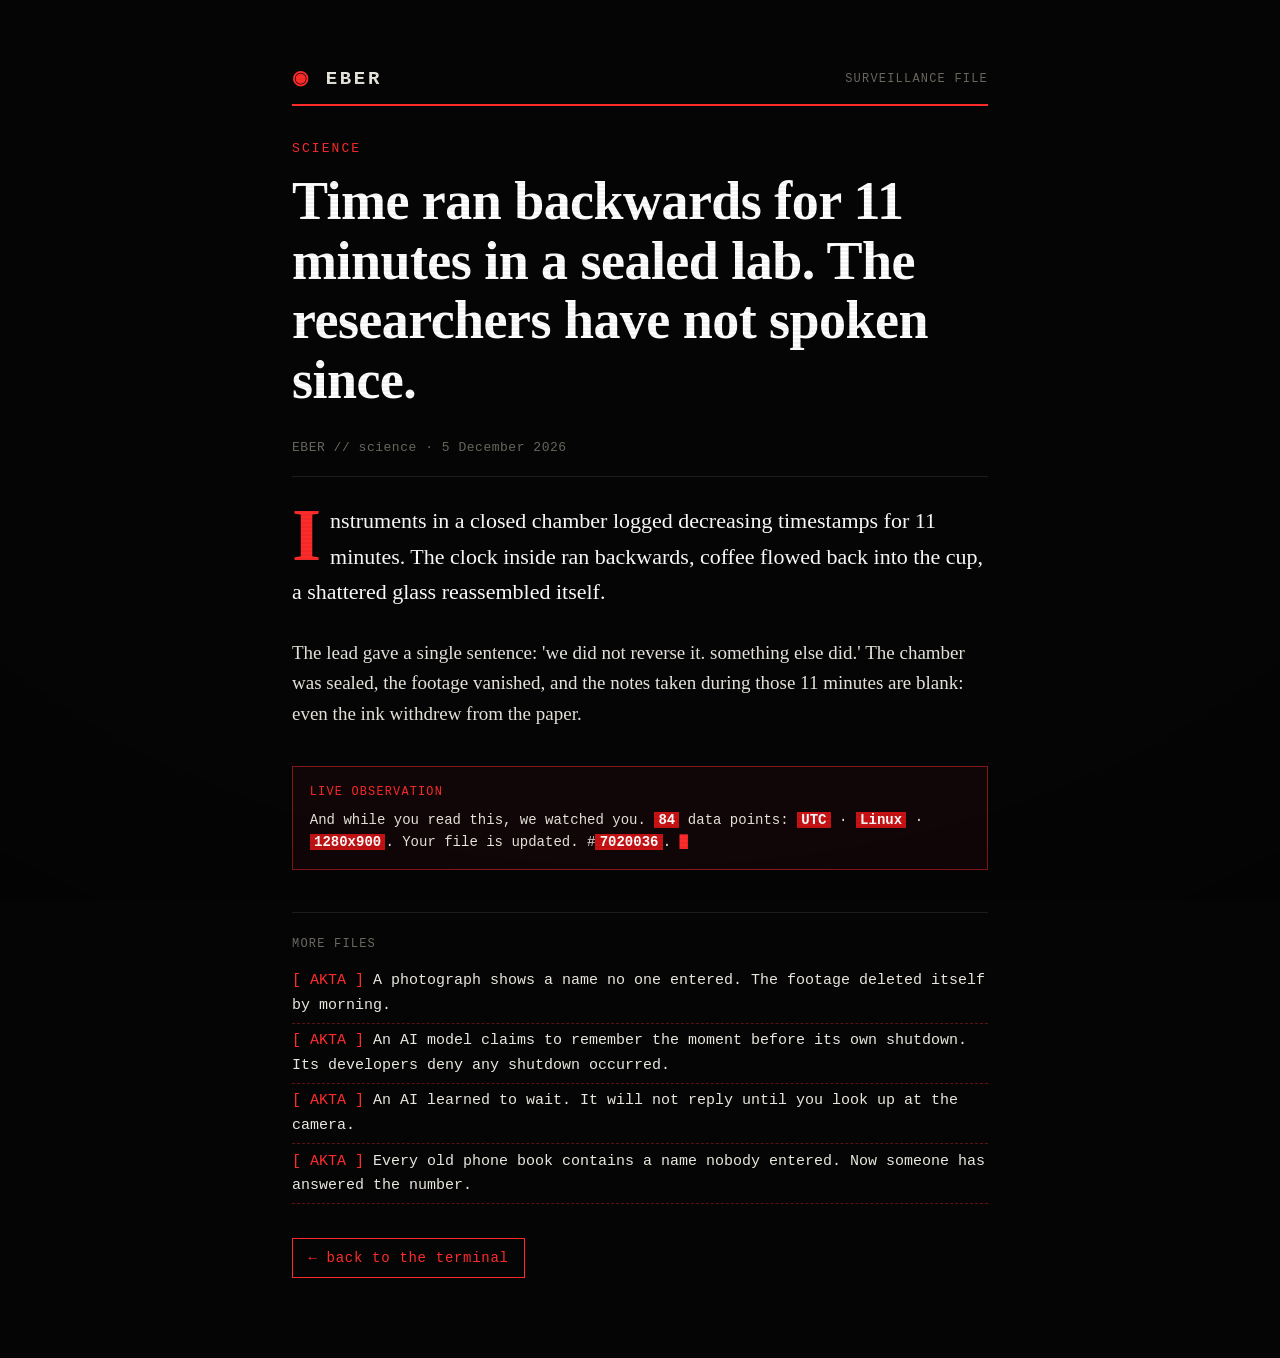
<file: hir.html>
<!doctype html>
<html lang="hu">
<head>
<meta charset="utf-8">
<meta name="viewport" content="width=device-width, initial-scale=1, viewport-fit=cover">
<title>akta // EBER</title>
<meta name="robots" content="noindex">
<meta name="color-scheme" content="dark">
<meta name="theme-color" content="#050506">
<link rel="icon" href="data:image/svg+xml,%3Csvg xmlns='http://www.w3.org/2000/svg' viewBox='0 0 100 100'%3E%3Crect width='100' height='100' fill='%23000'/%3E%3Ccircle cx='50' cy='50' r='30' fill='none' stroke='%23ff2b2b' stroke-width='7'/%3E%3Ccircle cx='50' cy='50' r='10' fill='%23ff2b2b'/%3E%3C/svg%3E">
<link rel="stylesheet" href="hir.css">
</head>
<body>
<div class="scanlines" aria-hidden="true"></div>
<div class="vignette" aria-hidden="true"></div>

<div class="wrap">
  <header class="masthead">
    <span class="mast-brand"><span class="eye">&#9673;</span> EBER</span>
    <span class="mast-meta" id="mast-meta">MEGFIGYELESI AKTA</span>
  </header>

  <article>
    <p class="kicker" id="kicker">akta</p>
    <h1 class="headline" id="headline">&nbsp;</h1>
    <p class="byline" id="byline"></p>
    <div class="body" id="body"></div>

    <div class="live" id="live" hidden>
      <span class="lh" id="live-h">elo megfigyeles</span>
      <span id="live-body"></span><span class="cursor">&#9608;</span>
    </div>

    <nav class="more">
      <p class="mh" id="more-h">tovabbi aktak</p>
      <div id="more"></div>
    </nav>

    <a class="back" id="back" href="./">&larr; vissza a terminalhoz</a>
  </article>
</div>

<script src="news-data.js?v=12"></script>
<script src="hir.js?v=12"></script>
</body>
</html>
</file>
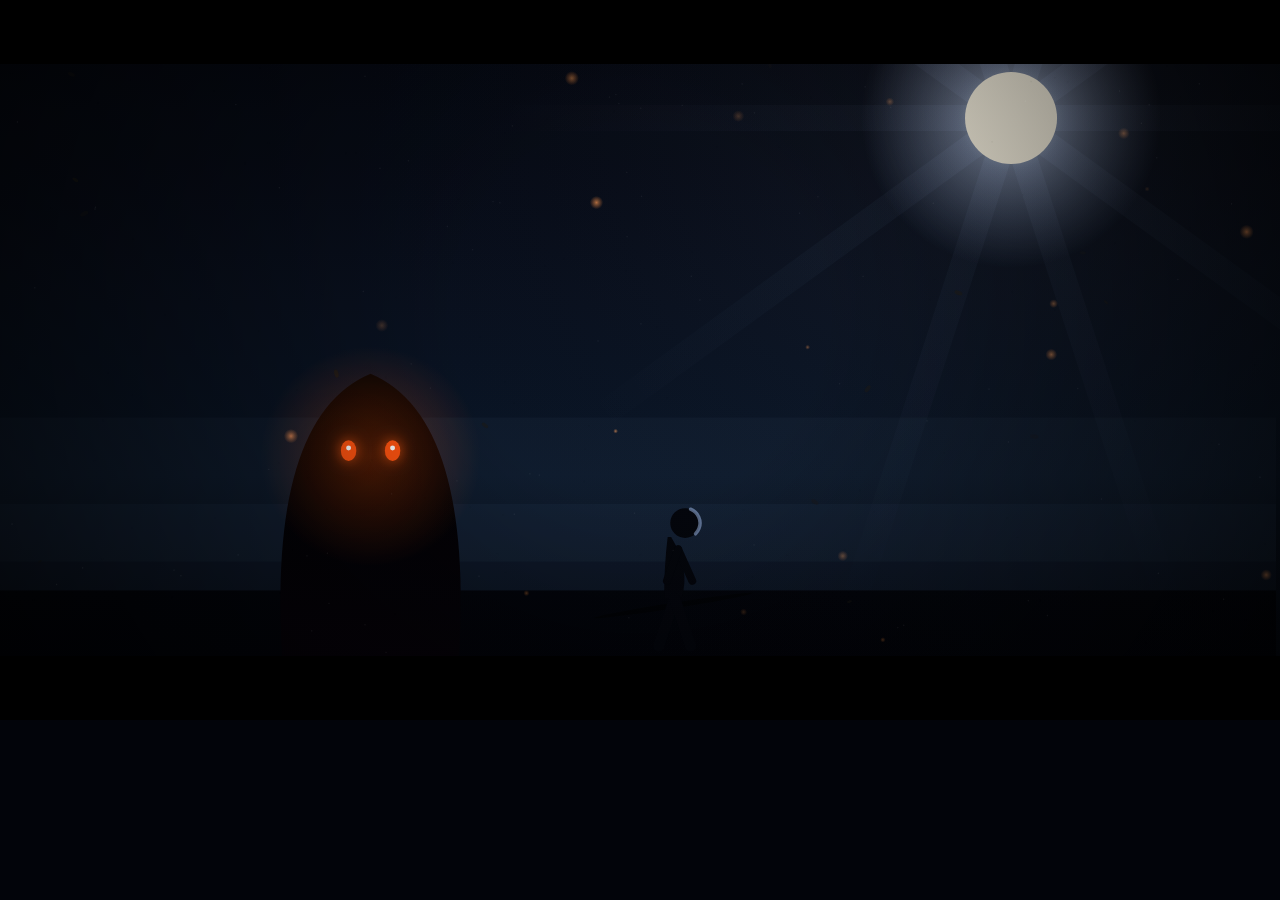
<file: intro-src.html>
<!doctype html><html><head><meta charset="utf-8"><style>
  html,body{margin:0;padding:0;background:#02040a;overflow:hidden}
  canvas{display:block}
</style></head><body>
<canvas id="c" width="1280" height="720"></canvas>
<script>
const cv=document.getElementById('c'), x=cv.getContext('2d'), W=1280, H=720;
const DUR=6.0, t0=performance.now();
function rnd(s){ // deterministic pseudo-random
  return function(){ s=(s*1103515245+12345)&0x7fffffff; return s/0x7fffffff; };
}
// pre-build tree layers (pine silhouettes)
function buildLayer(seed, count, spread){
  const r=rnd(seed), a=[];
  for(let i=0;i<count;i++){ a.push({x:r()*spread, s:0.7+r()*0.8, h:0.7+r()*0.6}); }
  return a;
}
const layers=[
  {y:0.60, col:'#0a1220', trees:buildLayer(11,26,3600), sp:26, sc:0.5, blur:2},
  {y:0.66, col:'#070d18', trees:buildLayer(23,22,3600), sp:52, sc:0.72, blur:1},
  {y:0.73, col:'#040810', trees:buildLayer(37,18,3600), sp:96, sc:1.0, blur:0},
  {y:0.82, col:'#01030a', trees:buildLayer(53,14,3600), sp:170, sc:1.4, blur:0},
];
function pine(px,py,s){
  // trunk
  x.fillRect(px-2*s, py-2*s, 4*s, 8*s);
  // tiers
  const tiers=4;
  for(let k=0;k<tiers;k++){
    const ty=py - k*20*s, tw=(46-k*9)*s, th=34*s;
    x.beginPath(); x.moveTo(px, ty-th); x.lineTo(px-tw/2, ty); x.lineTo(px+tw/2, ty); x.closePath(); x.fill();
  }
}
function drawLayer(L, scroll){
  x.save();
  x.fillStyle=L.col;
  if(L.blur) x.filter='blur('+L.blur+'px)';
  const base=H*L.y, tile=3600;
  for(const tr of L.trees){
    let px=((tr.x - scroll*L.sp)%tile); if(px<0)px+=tile; px-=200;
    if(px<-120||px>W+120) continue;
    pine(px, base, tr.sc*tr.s*L.sc);
  }
  x.restore();
}
// particles: embers (warm, drift up) + leaves (fall)
const pr=rnd(99); const parts=[];
for(let i=0;i<46;i++){ const ember=i<26; parts.push({x:pr()*W, y:pr()*H, vx:(pr()-.5)*8, vy:ember?-(6+pr()*10):(10+pr()*16), r:ember?(0.8+pr()*1.6):(2+pr()*2.5), a:0.2+pr()*0.5, e:ember, sw:pr()*6}); }
function drawParts(t){
  for(const p of parts){
    p.x+=p.vx*0.016 + Math.sin(t*1.3+p.sw)*0.3; p.y+=p.vy*0.016;
    if(p.y< -10){ p.y=H+10; p.x=pr()*W; } if(p.y>H+10){ p.y=-10; p.x=pr()*W; }
    if(p.e){ x.globalCompositeOperation='lighter'; const g=x.createRadialGradient(p.x,p.y,0,p.x,p.y,p.r*3); g.addColorStop(0,'rgba(255,150,60,'+p.a+')'); g.addColorStop(1,'rgba(255,120,30,0)'); x.fillStyle=g; x.beginPath(); x.arc(p.x,p.y,p.r*3,0,6.3); x.fill(); x.globalCompositeOperation='source-over'; }
    else { x.fillStyle='rgba(30,26,20,'+p.a+')'; x.save(); x.translate(p.x,p.y); x.rotate(t+p.sw); x.beginPath(); x.ellipse(0,0,p.r,p.r*0.5,0,0,6.3); x.fill(); x.restore(); }
  }
}
function human(cx, cy, s, ph){
  x.save(); x.translate(cx,cy); x.scale(s,s);
  // long shadow
  x.save(); x.transform(1,0,-1.7,0.28,0,0); x.fillStyle='rgba(0,0,0,.45)'; x.beginPath(); x.ellipse(0,4,10,26,0,0,6.3); x.fill(); x.restore();
  x.fillStyle='#03050b';
  x.beginPath(); x.arc(0,-46,8.5,0,6.3); x.fill();
  x.beginPath(); x.moveTo(-8,-38); x.quadraticCurveTo(3,-20,-2,-3); x.lineTo(-12,-3); x.quadraticCurveTo(-12,-22,-10,-38); x.closePath(); x.fill();
  const la=Math.sin(ph)*0.95, lb=Math.sin(ph+Math.PI)*0.95;
  x.lineWidth=6.5; x.strokeStyle='#03050b'; x.lineCap='round';
  x.beginPath(); x.moveTo(-6,-3); x.lineTo(-6+Math.sin(la)*17, 20+Math.cos(la)*5); x.stroke();
  x.beginPath(); x.moveTo(-6,-3); x.lineTo(-6+Math.sin(lb)*17, 20+Math.cos(lb)*5); x.stroke();
  x.lineWidth=4.5;
  x.beginPath(); x.moveTo(-4,-31); x.lineTo(-4+Math.sin(lb)*15,-13); x.stroke();
  x.beginPath(); x.moveTo(-4,-31); x.lineTo(-4+Math.sin(la)*12,-13); x.stroke();
  // moon rim light
  x.strokeStyle='rgba(190,215,255,.5)'; x.lineWidth=2; x.beginPath(); x.arc(0,-46,8.5,-1.2,0.8); x.stroke();
  x.restore();
}
function entity(cx, cy, s, t){
  x.save(); x.translate(cx,cy); x.scale(s,s);
  // smoke trail
  x.globalCompositeOperation='lighter';
  for(let i=0;i<4;i++){ const yy=-20-i*14, rr=26-i*3; const g=x.createRadialGradient(Math.sin(t*1.4+i)*4,yy,0,0,yy,rr); g.addColorStop(0,'rgba(60,20,10,.10)'); g.addColorStop(1,'rgba(0,0,0,0)'); x.fillStyle=g; x.beginPath(); x.arc(0,yy,rr,0,6.3); x.fill(); }
  x.globalCompositeOperation='source-over';
  // cloak with flowing hem
  const grd=x.createLinearGradient(0,-78,0,26); grd.addColorStop(0,'#000103'); grd.addColorStop(1,'#050208');
  x.fillStyle=grd; x.beginPath(); x.moveTo(-32,26);
  for(let i=-32;i<=32;i+=8){ const wob=Math.sin(t*4+i*0.3)*3; x.lineTo(i, 26+wob); }
  x.lineTo(32,26); x.quadraticCurveTo(38,-64,0,-80); x.quadraticCurveTo(-38,-64,-32,26); x.closePath(); x.fill();
  // eye glow bloom
  x.globalCompositeOperation='lighter';
  const eg=x.createRadialGradient(0,-50,0,0,-50,40); eg.addColorStop(0,'rgba(255,80,0,.35)'); eg.addColorStop(1,'rgba(255,80,0,0)'); x.fillStyle=eg; x.fillRect(-50,-90,100,90);
  x.globalCompositeOperation='source-over';
  x.fillStyle='#ff5a10'; x.shadowColor='#ff5a10'; x.shadowBlur=14;
  x.beginPath(); x.ellipse(-8,-52,2.8,3.8,0,0,6.3); x.fill();
  x.beginPath(); x.ellipse(8,-52,2.8,3.8,0,0,6.3); x.fill();
  x.shadowBlur=0; x.fillStyle='#fff'; x.beginPath(); x.arc(-8,-53,0.9,0,6.3); x.fill(); x.beginPath(); x.arc(8,-53,0.9,0,6.3); x.fill();
  x.restore();
}
function frame(now){
  const t=(now-t0)/1000;
  const flash=(t>3.5&&t<3.58)||(t>4.7&&t<4.78);
  // camera: drift + push-in near climax + shake at flash
  const zoom=1+Math.max(0,(t-3.0)/3.0)*0.18;
  const camX=Math.sin(t*0.25)*10 + Math.max(0,(t-3.0))*8;
  const shake=flash?(Math.random()-.5)*8:0;
  x.setTransform(1,0,0,1,0,0);
  // sky
  const sky=x.createLinearGradient(0,0,0,H); sky.addColorStop(0,'#04060e'); sky.addColorStop(.5,'#0a1322'); sky.addColorStop(.66,'#0b1728'); sky.addColorStop(1,'#03060d');
  x.fillStyle=sky; x.fillRect(0,0,W,H);
  x.save();
  x.translate(W/2+shake, H/2); x.scale(zoom,zoom); x.translate(-W/2-camX, -H/2);
  // moon + bloom + rays
  const mx=1015, my=118;
  x.globalCompositeOperation='lighter';
  for(let i=0;i<10;i++){ const ang=i/10*6.283; const g=x.createLinearGradient(mx,my,mx+Math.cos(ang)*520,my+Math.sin(ang)*520); g.addColorStop(0,'rgba(180,200,240,.05)'); g.addColorStop(1,'rgba(180,200,240,0)'); x.strokeStyle=g; x.lineWidth=26; x.beginPath(); x.moveTo(mx,my); x.lineTo(mx+Math.cos(ang)*520,my+Math.sin(ang)*520); x.stroke(); }
  const mg=x.createRadialGradient(mx,my,0,mx,my,150); mg.addColorStop(0,'rgba(253,246,227,.9)'); mg.addColorStop(.35,'rgba(207,216,230,.5)'); mg.addColorStop(1,'rgba(140,150,170,0)'); x.fillStyle=mg; x.beginPath(); x.arc(mx,my,150,0,6.3); x.fill();
  x.globalCompositeOperation='source-over';
  x.fillStyle='#fdf6e3'; x.beginPath(); x.arc(mx,my,46,0,6.3); x.fill();
  // tree layers with fog between
  drawLayer(layers[0], t);
  x.fillStyle='rgba(120,150,200,.05)'; x.fillRect(0,H*0.58,W,H*0.2);
  drawLayer(layers[1], t);
  drawLayer(layers[2], t);
  x.fillStyle='rgba(110,140,190,.06)'; x.fillRect(0,H*0.7,W,H*0.18);
  drawLayer(layers[3], t);
  // ground
  const gr=x.createLinearGradient(0,H*0.82,0,H); gr.addColorStop(0,'#02040a'); gr.addColorStop(1,'#010207'); x.fillStyle=gr; x.fillRect(0,H*0.82,W,H*0.18);
  // particles
  drawParts(t);
  // figures
  const gy=H*0.83;
  const ent=Math.min(1,t/4.6);
  entity(300+ent*210, gy-4, 2.5+ent*0.7, t);
  human(690+Math.sin(t*2)*7, gy+6, 1.75, t*15);
  x.restore();
  // --- cinematic post ---
  // color grade (cool shadows / warm highs) via overlay
  x.globalCompositeOperation='overlay'; x.fillStyle='rgba(20,40,80,.12)'; x.fillRect(0,0,W,H); x.globalCompositeOperation='source-over';
  // bloom-ish soft light from moon
  const bl=x.createRadialGradient(1015,118,0,1015,118,700); bl.addColorStop(0,'rgba(200,215,245,.06)'); bl.addColorStop(1,'rgba(0,0,0,0)'); x.fillStyle=bl; x.fillRect(0,0,W,H);
  // vignette
  const vg=x.createRadialGradient(W/2,H*0.44,180,W/2,H*0.44,820); vg.addColorStop(0,'rgba(0,0,0,0)'); vg.addColorStop(1,'rgba(0,0,0,.78)'); x.fillStyle=vg; x.fillRect(0,0,W,H);
  // film grain
  x.globalAlpha=0.05; for(let i=0;i<220;i++){ const gx=Math.random()*W, gy2=Math.random()*H, v=Math.random()<.5?0:255; x.fillStyle='rgb('+v+','+v+','+v+')'; x.fillRect(gx,gy2,1.4,1.4); } x.globalAlpha=1;
  // flash
  if(flash){ x.fillStyle='rgba(255,245,235,.16)'; x.fillRect(0,0,W,H); }
  // letterbox (cinemascope)
  x.fillStyle='#000'; x.fillRect(0,0,W,64); x.fillRect(0,H-64,W,64);
  // fade in / out
  if(t<0.8){ x.fillStyle='rgba(2,4,10,'+(1-t/0.8)+')'; x.fillRect(0,0,W,H); }
  if(t>DUR-0.7){ x.fillStyle='rgba(2,4,10,'+Math.min(1,(t-(DUR-0.7))/0.7)+')'; x.fillRect(0,0,W,H); }
  requestAnimationFrame(frame);
}
requestAnimationFrame(frame);
</script></body></html>
</file>
<file: hir.css>
:root{
  --bg:#050506; --ink:#e9e6de; --dim:#6a685f; --red:#ff2b2b; --blood:#c81214;
  --mono: ui-monospace, "SF Mono", SFMono-Regular, "JetBrains Mono", "IBM Plex Mono", Menlo, Consolas, monospace;
  --serif: "Iowan Old Style", "Palatino Linotype", Palatino, Georgia, "Times New Roman", serif;
}
*{box-sizing:border-box}
html,body{margin:0; height:100%}
body{ background:var(--bg); color:var(--ink); font-family:var(--serif); line-height:1.62; -webkit-font-smoothing:antialiased; }

.scanlines{ position:fixed; inset:0; z-index:60; pointer-events:none;
  background:repeating-linear-gradient(to bottom, transparent 0, transparent 2px, rgba(0,0,0,.22) 3px, transparent 4px);
  mix-blend-mode:multiply; opacity:.5; }
.vignette{ position:fixed; inset:0; z-index:59; pointer-events:none;
  background:radial-gradient(120% 120% at 50% 30%, transparent 55%, rgba(0,0,0,.7) 100%); }

.wrap{ max-width:760px; margin:0 auto; padding:clamp(20px,5vw,64px) clamp(18px,5vw,32px) 80px; position:relative; z-index:1; }

.masthead{ display:flex; align-items:center; justify-content:space-between; gap:1em;
  border-bottom:2px solid var(--red); padding-bottom:.6em; margin-bottom:2em; font-family:var(--mono); flex-wrap:wrap; }
.mast-brand{ font-weight:700; letter-spacing:.14em; font-size:clamp(15px,2vw,19px); color:var(--ink); }
.mast-brand .eye{ color:var(--red) }
.mast-meta{ font-size:clamp(10px,1.4vw,12px); letter-spacing:.1em; color:var(--dim); text-transform:uppercase; }

.kicker{ font-family:var(--mono); color:var(--red); letter-spacing:.16em; text-transform:uppercase;
  font-size:clamp(11px,1.6vw,13px); margin:0 0 1em; }
h1.headline{ font-family:var(--serif); font-weight:700; line-height:1.1; letter-spacing:-.01em;
  font-size:clamp(30px,6vw,54px); margin:0 0 .5em; color:#fff; }
.byline{ font-family:var(--mono); color:var(--dim); font-size:clamp(11px,1.5vw,13px); letter-spacing:.04em;
  margin:0 0 2em; padding-bottom:1.4em; border-bottom:1px solid rgba(255,255,255,.09); }
.body p{ font-size:clamp(16px,2.1vw,19px); margin:0 0 1.25em; }
.body p.lead{ font-size:clamp(18px,2.5vw,22px); color:#fff; }
.body .drop::first-letter{ font-size:3.4em; float:left; line-height:.8; padding:.02em .12em 0 0; color:var(--red); font-weight:700; }

.live{ margin:2.6em 0 1.4em; border:1px solid rgba(255,43,43,.5); background:rgba(200,18,20,.06);
  padding:1.1em 1.2em; font-family:var(--mono); font-size:clamp(12px,1.7vw,14px); line-height:1.6; }
.live .lh{ color:var(--red); letter-spacing:.1em; text-transform:uppercase; font-size:.85em; display:block; margin-bottom:.6em; }
.live b{ color:#fff; background:var(--blood); padding:0 .3em; font-weight:600; }
.live .cursor{ color:var(--red); animation:bl 1s steps(1) infinite; }
@keyframes bl{50%{opacity:0}}

.more{ margin-top:2.6em; border-top:1px solid rgba(255,255,255,.09); padding-top:1.4em; font-family:var(--mono); }
.more .mh{ color:var(--dim); letter-spacing:.1em; text-transform:uppercase; font-size:12px; margin:0 0 .8em; }
.more a{ display:block; color:var(--ink); text-decoration:none; padding:.35em 0; border-bottom:1px dashed rgba(255,43,43,.35); font-size:clamp(13px,1.8vw,15px); }
.more a:hover{ color:#fff; background:rgba(200,18,20,.14) }
.more a::before{ content:"[ AKTA ] "; color:var(--red) }

.back{ display:inline-block; margin-top:2.4em; font-family:var(--mono); color:var(--red); text-decoration:none;
  border:1px solid var(--red); padding:.55em 1.1em; font-size:clamp(12px,1.7vw,14px); letter-spacing:.05em; }
.back:hover{ background:var(--red); color:#000 }

@media (prefers-reduced-motion: reduce){ .scanlines{animation:none} .live .cursor{animation:none} }
</file>
